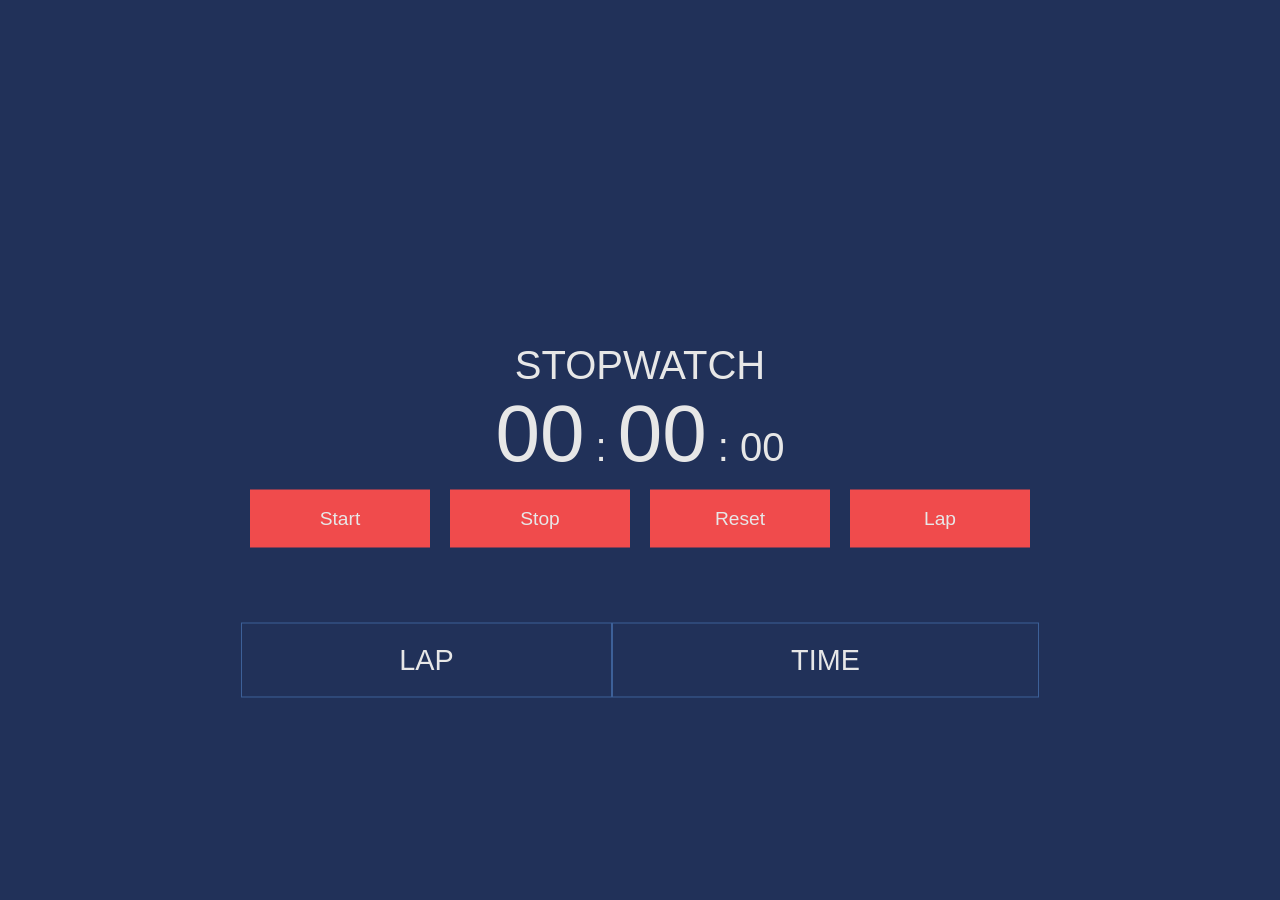
<file: index.html>
<!DOCTYPE html>

<html lang="en">
    <head>
        <meta charset="UTF-8">
        <meta http-equiv="X-UA-Compatible" content="IE=edge">
        <meta name="viewport" content="width=device-width, initial-scale=1.0">
        <link href="./index.css" rel="stylesheet">
        <title>Stopwatch</title>
    </head>
    <body>
        <script src="./index.js"></script>
        <div class="wrapper center">
            <h1 id="title">Stopwatch</h1>

            <p>
                <span id="minutes">00</span>
                :
                <span id="seconds">00</span>
                :
                <span id="tens">00</span>
            </p>
            <div class="button-div center-horizontal">
                <button id="button-start">Start</button>
                <button id="button-stop">Stop</button>
                <button id="button-reset">Reset</button>
                <button id="button-lap">Lap</button>
            </div>

            <div id="table-wrapper">
                <table id="lapTable">
                    <thead>
                        <tr>
                            <th>Lap</th>
                            <th>Time</th>
                        </tr>
                    </thead>
                    <tbody>

                    </tbody>
                </table>
            </div>
        </div>
    </body>    
</html>
</file>
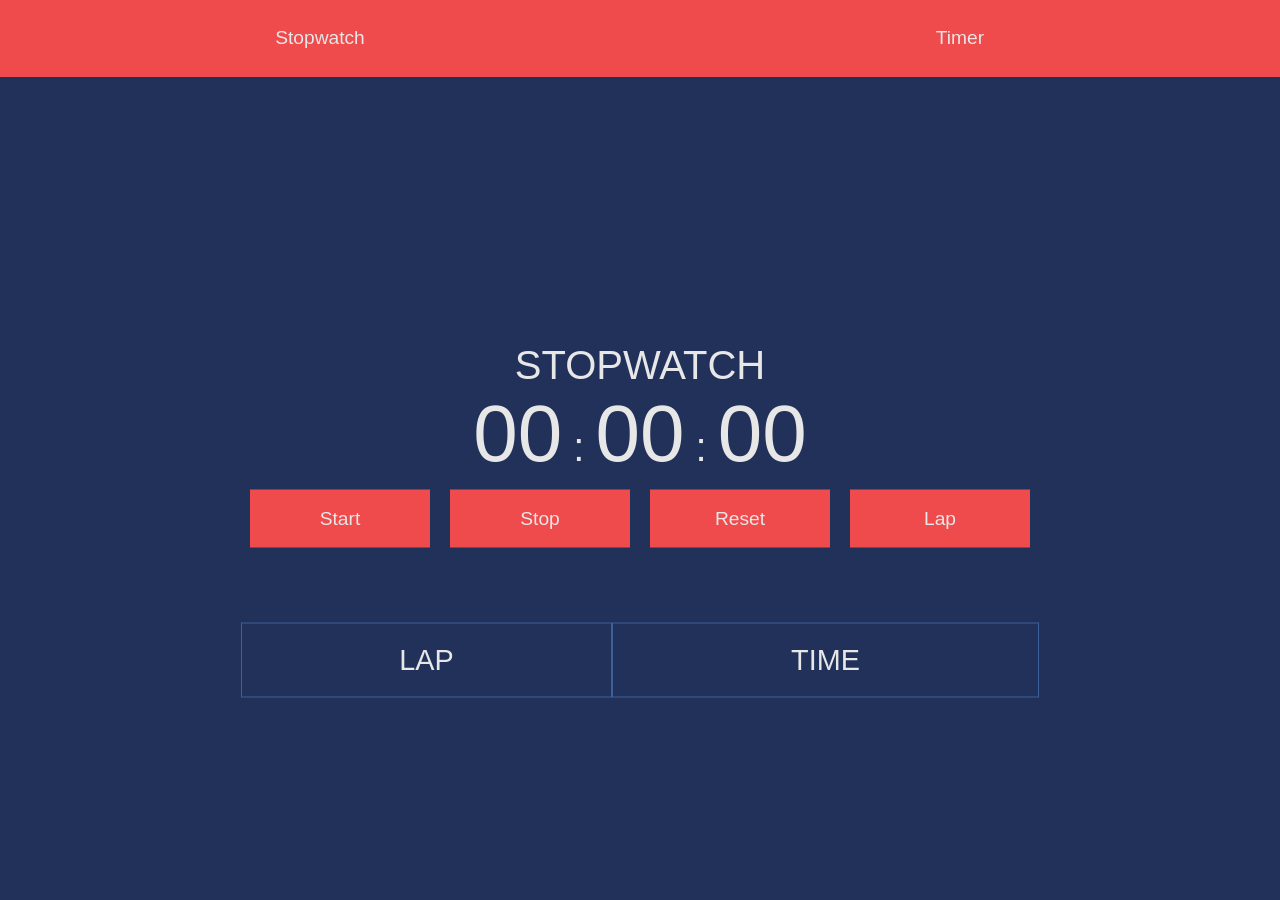
<file: stopwatch.html>
<!DOCTYPE html>

<html lang="en">
    <head>
        <meta charset="UTF-8">
        <meta http-equiv="X-UA-Compatible" content="IE=edge">
        <meta name="viewport" content="width=device-width, initial-scale=1.0">
        <link href="./stopwatch.css" rel="stylesheet">
        <link href="./resource/stopwatch.png" rel="icon">
        <title>Stopwatch</title>
    </head>
    <body>
        <script src="./stopwatch.js"></script>

        <nav>
            <ul class="nav-container center-horizontal">
                <li class="nav-item"><button onclick="location.href='stopwatch.html'">Stopwatch</button></li>
                <li class="nav-item"><button onclick="location.href='timer.html'">Timer</button></li>
            </ul>
        </nav>
        <div class="wrapper center">
            <h1 id="title">Stopwatch</h1>

            <p>
                <span id="minutes">00</span>
                :
                <span id="seconds">00</span>
                :
                <span id="tens">00</span>
            </p>
            <div class="button-div center-horizontal">
                <button id="button-start">Start</button>
                <button id="button-stop">Stop</button>
                <button id="button-reset">Reset</button>
                <button id="button-lap">Lap</button>
            </div>

            <div id="table-wrapper">
                <table id="lapTable">
                    <thead>
                        <tr>
                            <th>Lap</th>
                            <th>Time</th>
                        </tr>
                    </thead>
                    <tbody>

                    </tbody>
                </table>
            </div>
        </div>
    </body>    
</html>
</file>
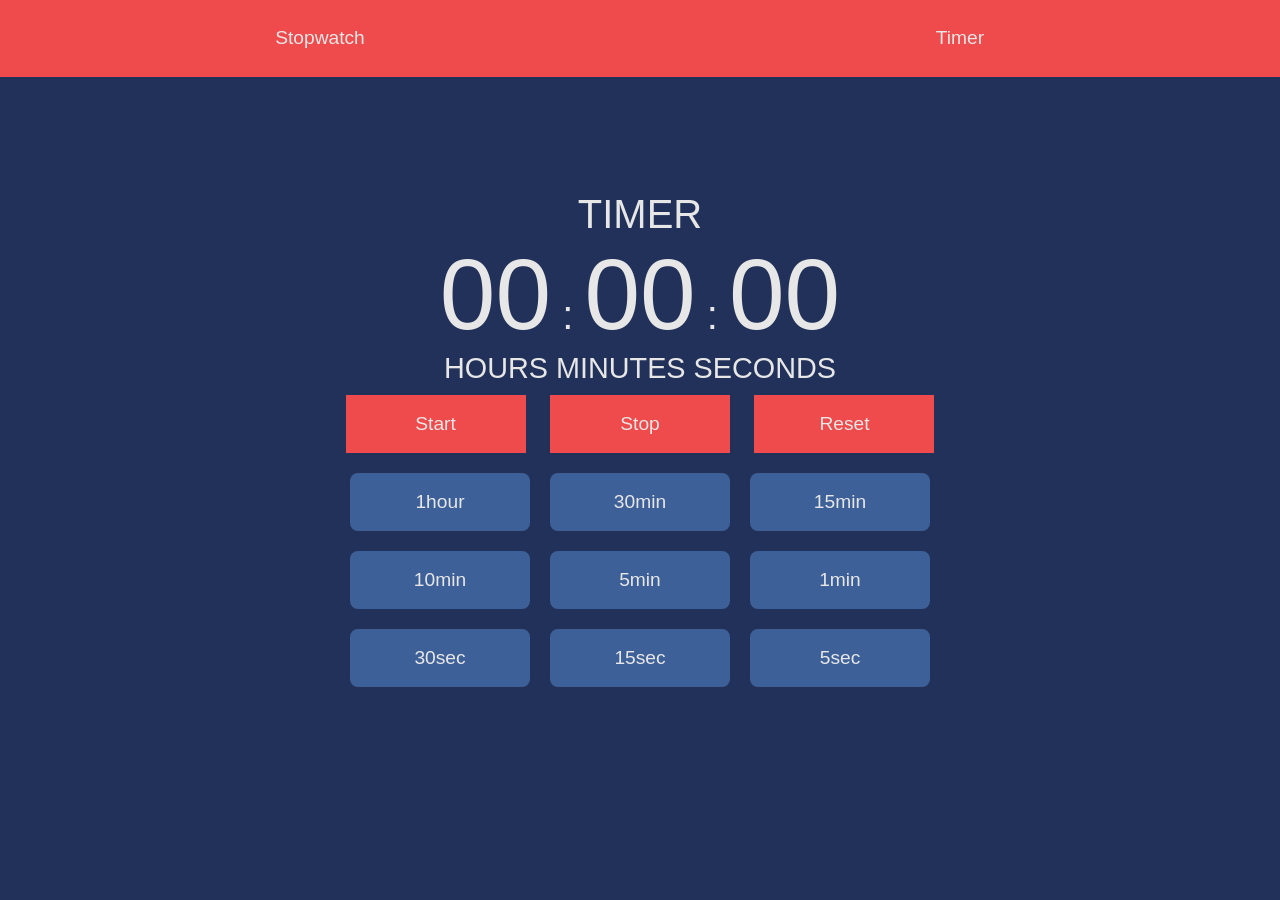
<file: timer.html>
<!DOCTYPE html>
<html lang="en">
  <head>
    <meta charset="UTF-8" />
    <meta http-equiv="X-UA-Compatible" content="IE=edge" />
    <meta name="viewport" content="width=device-width, initial-scale=1.0" />
    <link href="./resource/timer.png" rel="icon" />
    <link href="./timer.css" rel="stylesheet" />
    <title>Timer</title>
  </head>
  <body>
    <nav>
      <ul class="nav-container center-horizontal">
        <li class="nav-item">
          <button onclick="location.href='stopwatch.html'">Stopwatch</button>
        </li>
        <li class="nav-item">
          <button onclick="location.href='timer.html'">Timer</button>
        </li>
      </ul>
    </nav>
    <div class="wrapper">
      <h1 class="title">Timer</h1>
      <div class="time-text">
        <p>
          <span id="hours">00</span>
          :
          <span id="minutes">00</span>
          :
          <span id="seconds">00</span>
        </p>
      </div>
      <div class="time-label">
        <p>
          <span>Hours</span>
          <span>Minutes</span>
          <span>Seconds</span>
        </p>
      </div>
      <div class="button-wrapper">
        <button id="start">Start</button>
        <button id="stop">Stop</button>
        <button id="reset">Reset</button>
      </div>

      <div class="preset-wrapper" id="presets">
        <button id="one-hour">1hour</button>
        <button id="thirty-min">30min</button>
        <button id="fifteen-min">15min</button>
        <button id="ten-min">10min</button>
        <button id="five-min">5min</button>
        <button id="one-min">1min</button>
        <button id="thirty-sec">30sec</button>
        <button id="fifteen-sec">15sec</button>
        <button id="five-sec">5sec</button>
      </div>
    </div>
    <script src="./timer.js"></script>
  </body>
</html>
</file>
<file: index.css>
/* variables */
:root {
    --dark-blue: #213159;
    --sky-blue: #3d6098;
    --sexy-red: #f04b4c;
    --fresh-grey: #e7e7e7;
}

* {
    padding: 0;
    margin: 0;
}

body {
    background: var(--dark-blue);
    height: 100%;
    font-family: "HelveticaNeue-Light", "Helvetica Neue Light", "Helvetica Neue", Helvetica, Arial, "Lucida Grande", sans-serif; 
}

button {
    font-size:1.2em;
    padding:18px 10px;
    width:180px;
    margin: 10px;
    background: var(--sexy-red);
    color: var(--fresh-grey);

    border: none;
    box-shadow: none;
    text-decoration:none;
    cursor:pointer;
    transition-duration: 0.2s;
}

button:hover {
    background: var(--sky-blue);
}

h1, h2, h3, p{
    font-family: 'Roboto', sans-serif;
    font-weight: 100;
    font-size: 2.5em;
    text-transform: uppercase;
    text-align: center;
}

th, td {
    font-family: 'Roboto', sans-serif;
    font-weight: 100;
    font-size: 1.8em;
    text-transform: uppercase;
    text-align: center;
    padding: 20px;
    outline: var(--sky-blue) solid 1px;
}

th {
    position: sticky;
    top: 0;
}

.wrapper {
    position: relative;
    color: var(--fresh-grey);
}

.center {
    margin: 0;
    position: absolute;
    top: 50%;
    left: 50%;
    -ms-transform: translate(-50%, -50%);
    transform: translate(-50%, -50%);
}

.center-horizontal {
    display: flex;
    justify-content: center;
}

.button-div {
    align-items: row;
}

#minutes, 
#seconds {
    font-size: 2em;
}

#table-wrapper {
    position: fixed;
    top: 100%;
    margin-top: 4em;
}

#lapTable {
    position: absolute;
    width: 50em;
}
</file>
<file: stopwatch.css>
/* variables */
:root {
    --dark-blue: #213159;
    --sky-blue: #3d6098;
    --sexy-red: #f04b4c;
    --fresh-grey: #e7e7e7;
}

* {
    padding: 0;
    margin: 0;
}

body {
    background: var(--dark-blue);
    height: 100%;
    font-family: "HelveticaNeue-Light", "Helvetica Neue Light", "Helvetica Neue", Helvetica, Arial, "Lucida Grande", sans-serif; 
}

button {
    font-size:1.2em;
    padding:18px 10px;
    width:180px;
    margin: 10px;
    background: var(--sexy-red);
    color: var(--fresh-grey);

    border: none;
    box-shadow: none;
    text-decoration:none;
    cursor:pointer;
    transition-duration: 0.2s;
}

button:hover {
    background: var(--sky-blue);
}

h1, h2, h3, p{
    font-family: 'Roboto', sans-serif;
    font-weight: 100;
    font-size: 2.5em;
    text-transform: uppercase;
    text-align: center;
}

th, td {
    font-family: 'Roboto', sans-serif;
    font-weight: 100;
    font-size: 1.8em;
    text-transform: uppercase;
    text-align: center;
    padding: 20px;
    outline: var(--sky-blue) solid 1px;
}

th {
    position: sticky;
    top: 0;
}

.wrapper {
    color: var(--fresh-grey);
}

.center {
    margin: 0;
    position: absolute;
    top: 50%;
    left: 50%;
    -ms-transform: translate(-50%, -50%);
    transform: translate(-50%, -50%);
}

.center-horizontal {
    display: flex;
    justify-content: center;
}

.button-div {
    align-items: row;
}

.nav-container {
    width: 100%;
    height: 4em;
    display: flex;
    flex-direction: row;
    list-style-type: none;
}

.nav-item button{
    font-size:1.2em; 
    height: 4em;
    width: 50vw;
    margin: 0em;
}

#minutes, 
#seconds,
#tens {
    font-size: 2em;
}

#table-wrapper {
    position: fixed;
    top: 100%;
    margin-top: 4em;
}

#lapTable {
    position: absolute;
    width: 50em;
}
</file>
<file: timer.css>
:root {
  --dark-blue: #213159;
  --sky-blue: #3d6098;
  --sexy-red: #f04b4c;
  --fresh-grey: #e7e7e7;
}

* {
  padding: 0;
  margin: 0;
}

body {
  background: var(--dark-blue);
  height: 100%;
  font-family: "HelveticaNeue-Light", "Helvetica Neue Light", "Helvetica Neue",
    Helvetica, Arial, "Lucida Grande", sans-serif;
}

h1,
h2,
h3,
h4,
p {
  font-family: "Roboto", sans-serif;
  font-weight: 120;
  font-size: 2.5em;
  text-transform: uppercase;
  text-align: center;
}

button {
  font-size: 1.2em;
  padding: 18px 10px;
  width: 180px;
  margin: 10px;
  background: var(--sexy-red);
  color: var(--fresh-grey);

  border: none;
  box-shadow: none;
  text-decoration: none;
  cursor: pointer;
  transition-duration: 0.2s;
}

button:hover {
  position: relative;
  background: var(--sky-blue);
}

input {
  display: inline-block;
  background: none;
  border: none;
  width: 1.2em;
  color: var(--fresh-grey);
  font-size: 2em;
}

input:focus {
  outline: none;
  border-bottom: var(--fresh-grey) solid 3px;
}

label {
  padding: 0em 0.5em;
}

.nav-container {
  width: 100%;
  height: 4em;
  display: flex;
  flex-direction: row;
  list-style-type: none;
}

.nav-item button {
  font-size: 1.2em;
  height: 4em;
  width: 50vw;
  margin: 0em;
}

.wrapper {
  color: var(--fresh-grey);
  display: flex;
  flex-direction: column;
  justify-content: center;
  align-items: center;
  margin-top: 8rem;
}

.time-label p {
  font-size: 1.8rem;
}

.preset-wrapper {
  display: grid;
  grid-template-columns: 1fr 1fr 1fr;
  grid-template-rows: 1fr 1fr 1fr;
}

.preset-wrapper button {
  background-color: var(--sky-blue);
  border-radius: 0.5rem;
}

.preset-wrapper button:hover {
  background-color: var(--sexy-red);
}

#hours,
#minutes,
#seconds {
  font-weight: 120;
  font-size: 2.5em;
}
</file>
